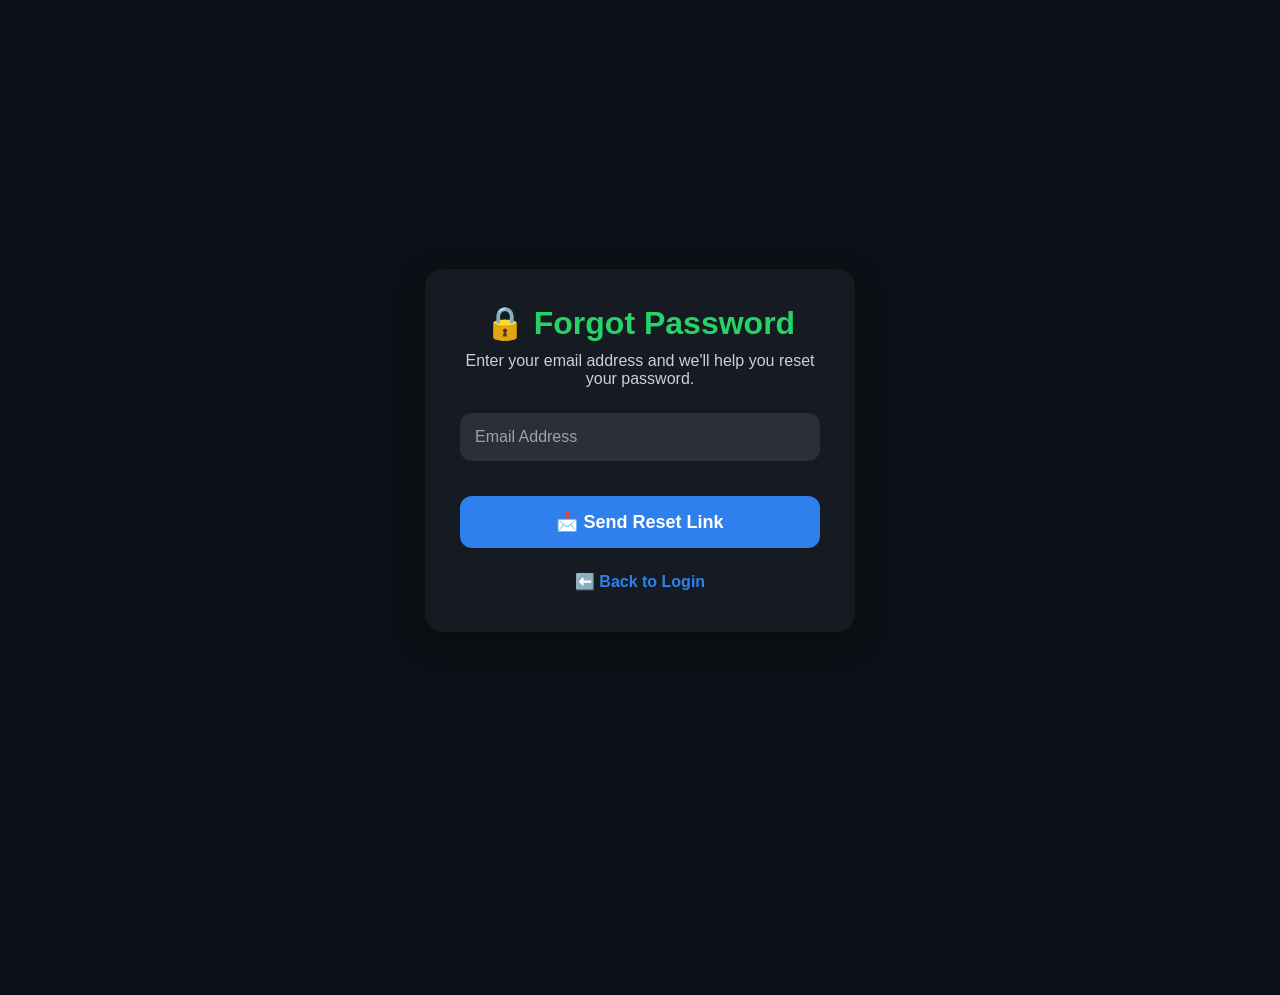
<file: forgot-password.html>
<!DOCTYPE html>
<html lang="en">
<head>
<meta charset="UTF-8">
<meta name="viewport" content="width=device-width, initial-scale=1.0">
<title>Forgot Password - RAXY SOCIAL</title>

<link rel="stylesheet" href="style.css">
</head>
<body>

<div class="login-container">

    <div class="login-box">

        <h1>🔒 Forgot Password</h1>

        <p>Enter your email address and we'll help you reset your password.</p>

        <form action="#" method="POST">

            <input
                type="email"
                name="email"
                placeholder="Email Address"
                required>

            <button type="submit">
                📩 Send Reset Link
            </button>

        </form>

        <br>

        <a href="login.html" class="back-home">
            ⬅️ Back to Login
        </a>

    </div>

</div>

</body>
</html>
</file>
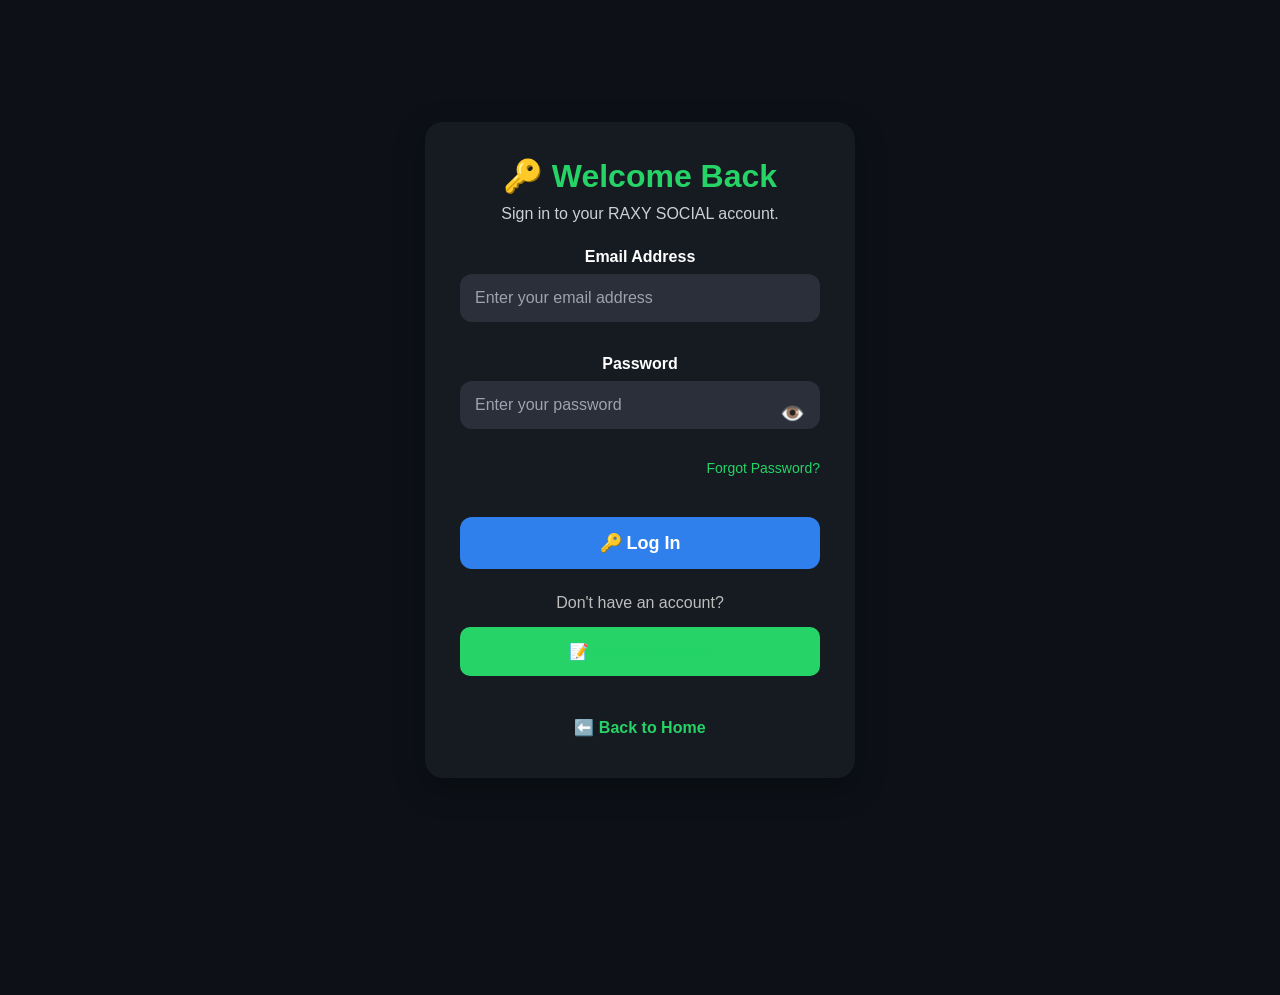
<file: login.html>
<!DOCTYPE html>
<html lang="en">

<head>
    <meta charset="UTF-8">
    <meta name="viewport" content="width=device-width, initial-scale=1.0">

    <title>Login - RAXY SOCIAL</title>

    <link rel="stylesheet" href="style.css">
</head>

<body>

<div class="login-container">

    <div class="login-box">

        <h1>🔑 Welcome Back</h1>

        <p>Sign in to your RAXY SOCIAL account.</p>

        <form onsubmit="return loginUser()">

            <label for="loginEmail">Email Address</label>

            <input
                type="email"
                id="loginEmail"
                name="email"
                placeholder="Enter your email address"
                autocomplete="email"
                required>

            <label for="password">Password</label>

            <div class="password-box">

                <input
                    type="password"
                    id="password"
                    name="password"
                    placeholder="Enter your password"
                    autocomplete="current-password"
                    required>

                <span
                    class="toggle-password"
                    onclick="togglePassword()">
                    👁️
                </span>

            </div>

            <div class="forgot-password">

                <a href="forgot-password.html">
                    Forgot Password?
                </a>

            </div>

            <button type="submit">
                🔑 Log In
            </button>

        </form>

        <div class="signup-link">

            <p>Don't have an account?</p>

            <a href="register.html" class="create-account">
                📝 Create Account
            </a>

            <br><br>

            <a href="index.html" class="back-home">
                ⬅️ Back to Home
            </a>

        </div>

    </div>

</div>

<script src="script.js"></script>

</body>
</html>
</file>
<file: style.css>
*{
    margin:0;
    padding:0;
    box-sizing:border-box;
    font-family:'Poppins',sans-serif;
}

body{
    background:#0d1117;
    color:#fff;
}

.top-bar{
    background:#25D366;
    color:#fff;
    display:flex;
    justify-content:space-between;
    align-items:center;
    padding:10px 8%;
    font-size:14px;
    flex-wrap:wrap;
}

.top-links span{
    margin-left:15px;
}

header{
    display:flex;
    justify-content:space-between;
    align-items:center;
    padding:20px 8%;
    background:#111827;
    position:sticky;
    top:0;
    z-index:1000;
}

.logo h1{
    color:#25D366;
    font-size:34px;
}

.logo p{
    letter-spacing:4px;
    color:#fff;
}

nav a{
    color:#fff;
    text-decoration:none;
    margin:0 12px;
    transition:.3s;
}

nav a:hover{
    color:#25D366;
}

.btn,
.hero-btn,
.buy{
    background:#25D366;
    color:#fff;
    text-decoration:none;
    padding:12px 22px;
    border-radius:8px;
    font-weight:600;
    display:inline-block;
    transition:.3s;
}

.btn:hover,
.hero-btn:hover,
.buy:hover{
    background:#1faa50;
}

.hero{
    display:grid;
    grid-template-columns:1fr 1fr;
    gap:40px;
    align-items:center;
    padding:70px 8%;
}

.hero h2{
    font-size:48px;
    line-height:1.2;
}

.hero h2 span{
    color:#25D366;
}

.hero p{
    margin:25px 0;
    color:#ccc;
    line-height:1.8;
}

.hero-image img{
    width:100%;
    border-radius:15px;
}

.products{
    padding:70px 8%;
}

.section-title{
    text-align:center;
    color:#25D366;
    margin-bottom:35px;
    font-size:30px;
}

.product-grid{
    display:grid;
    grid-template-columns:repeat(auto-fit,minmax(260px,1fr));
    gap:25px;
    margin-bottom:60px;
}

.card{
    background:#161b22;
    border-radius:15px;
    padding:25px;
    text-align:center;
    transition:.3s;
}

.card:hover{
    transform:translateY(-8px);
    box-shadow:0 10px 25px rgba(37,211,102,.3);
}

.country{
    font-size:42px;
    margin-bottom:15px;
}

.card h3{
    margin-bottom:10px;
}

.price{
    color:#25D366;
    font-size:26px;
    font-weight:bold;
    margin:15px 0;
}

.stock{
    color:#bbb;
    margin-bottom:20px;
}

.buy{
    display:inline-flex;
    align-items:center;
    justify-content:center;
    gap:8px;
    background:#25D366;
    color:#fff;
    text-decoration:none;
    font-weight:600;
    padding:12px 20px;
    border-radius:10px;
    transition:all .3s ease;
}

.buy:hover{
    background:#1faa50;
    transform:translateY(-3px);
    box-shadow:0 10px 25px rgba(37,211,102,.35);
}

@media(max-width:768px){
header{
    flex-direction:column;
    gap:15px;
}

.hero{
    grid-template-columns:1fr;
    text-align:center;
}

.hero h2{
    font-size:36px;
}

.top-bar{
    justify-content:center;
    gap:10px;
}

}.floating-whatsapp{
    position:fixed;
    bottom:20px;
    right:20px;
    width:60px;
    height:60px;
    background:#25D366;
    color:white;
    border-radius:50%;
    display:flex;
    justify-content:center;
    align-items:center;
    text-decoration:none;
    font-size:30px;
    box-shadow:0 5px 15px rgba(0,0,0,.3);
    z-index:9999;
    transition:0.3s;
}

.floating-whatsapp:hover{
    transform:scale(1.1);
    background:#1faa50;
}.search-box{
    margin-bottom:30px;
    text-align:center;
}

.search-box input{
    width:100%;
    max-width:500px;
    padding:15px 20px;
    border:none;
    border-radius:10px;
    background:#161b22;
    color:#fff;
    font-size:16px;
    outline:none;
    border:2px solid #25D366;
}

.search-box input::placeholder{
    color:#999;
}.filter-buttons{
    display:flex;
    justify-content:center;
    flex-wrap:wrap;
    gap:10px;
    margin-bottom:30px;
}

.filter-btn{
    padding:10px 20px;
    border:none;
    border-radius:30px;
    background:#161b22;
    color:#fff;
    cursor:pointer;
    transition:.3s;
    font-weight:600;
}

.filter-btn:hover,
.filter-btn.active{
    background:#25D366;
    color:#fff;
}
/* Browse Products Dropdown */

.browse-products{
    width:280px;
    padding:14px 18px;
    background:#25D366;
    color:#fff;
    border:none;
    border-radius:10px;
    font-size:16px;
    font-weight:600;
    cursor:pointer;
    outline:none;
    margin-top:20px;
    transition:.3s;
}

.browse-products:hover{
    background:#1faa50;
}

.browse-products option{
    background:#161b22;
    color:#fff;
}
.browse-products option{
    background:#161b22;
    color:#fff;
}

/* Footer */

.footer{
    background:#111;
    color:#fff;
    text-align:center;
    padding:40px 20px;
    margin-top:60px;
    border-top:2px solid gold;
}

.footer h2{
    color:gold;
    margin-bottom:15px;
}

.footer h3{
    color:gold;
    margin:25px 0 15px;
}

.footer p{
    margin:8px 0;
    color:#ddd;
}

.footer a{
    color:#fff;
    text-decoration:none;
    font-weight:600;
    margin:0 8px;
}

.footer a:hover{
    color:gold;
}

.copyright{
    margin-top:25px;
    color:#999;
    font-size:14px;
}

.copyright{
    margin-top:25px;
    color:#999;
    font-size:14px;
}

    ...
}

/* Dark / Light Mode */
.theme-toggle{
    position:fixed;
    top:20px;
    right:20px;
    padding:10px 15px;
    background:#25D366;
    color:#fff;
    border:none;
    border-radius:30px;
    cursor:pointer;
    z-index:9999;
    font-weight:bold;
}

body.light-mode{
    background:#f5f5f5;
    color:#111;
}

body.light-mode .card{
    background:#fff;
    color:#111;
}

body.light-mode header,
body.light-mode .top-bar,
body.light-mode .footer{
    background:#fff;
    color:#111;
}

body.light-mode a{
    color:#111;
}
body.light-mode a{
    color:#111;
}

body.light-mode .hero{
    background:#f5f5f5;
}

body.light-mode .hero p{
    color:#555;
}

body.light-mode .section-title{
    color:#25D366;
}

body.light-mode .buy{
    color:#fff;
}

body.light-mode .browse-products{
    color:#fff;
}
body.light-mode .hero p{
    color:#555 !important;
}

body.light-mode .stock{
    color:#666 !important;
}

body.light-mode .price{
    color:#25D366 !important;
}

body.light-mode .card{
    box-shadow:0 8px 20px rgba(0,0,0,.08);
}
/* ===========================
   Hover Animations
=========================== */

.card{
    transition: all 0.35s ease;
}

.card:hover{
    transform: translateY(-10px);
    box-shadow: 0 20px 40px rgba(0,0,0,.25);
}

.buy,
.btn,
.browse-products{
    transition: all .3s ease;
}

.buy:hover,
.btn:hover,
.browse-products:hover{
    transform: scale(1.05);
    box-shadow: 0 10px 25px rgba(37,211,102,.4);
}

img{
    transition: transform .4s ease;
}

.card:hover img{
    transform: scale(1.08);
}
/* ===========================
   Premium Section Titles
=========================== */

.section-title{
    display:flex;
    align-items:center;
    justify-content:center;
    gap:18px;
    width:100%;
    margin:60px auto 40px;
    text-align:center;

    color:#25D366;
    font-size:38px;
    font-weight:800;
    line-height:1.2;
}

.section-title::before,
.section-title::after{
    content:"";
    flex:1;
    height:2px;
    max-width:220px;
    background:#25D366;
    opacity:.7;
}

/* Mobile */

@media (max-width:768px){

.section-title{
    font-size:26px;
    gap:12px;
    margin:45px 0 30px;
}

.section-title::before,
.section-title::after{
    max-width:90px;
}

}
/* ===========================
   RAXY SOCIAL Bottom Navigation
=========================== */

.bottom-nav{
    position:fixed;
    left:0;
    right:0;
    bottom:0;
    width:100%;
    height:75px;
    padding-bottom:env(safe-area-inset-bottom);
    background:#111111;
    display:flex;
    justify-content:space-around;
    align-items:center;
    border-top:1px solid rgba(255,215,0,.25);
    box-shadow:0 -8px 25px rgba(0,0,0,.5);
    z-index:9999;
}

.nav-item{
    display:flex;
    flex-direction:column;
    align-items:center;
    justify-content:center;
    text-decoration:none;
    color:#bfbfbf;
    font-size:11px;
    font-weight:500;
    width:20%;
    transition:all .3s ease;
}

.nav-item i{
    font-size:22px;
    margin-bottom:4px;
}

.nav-item:hover,
.nav-item:active{
    color:#FFD700;
    transform:translateY(-3px);
}

.nav-item span{
    font-size:11px;
}

body{
    padding-bottom:95px;
padding-bottom:calc(95px + env(safe-area-inset-bottom));
    scroll-behavior:smooth;
}

/* Mobile Only */
@media (min-width:900px){
    .bottom-nav{
        display:none;
    }
}
/* ============================
   Welcome Popup
============================ */

.popup-overlay{
    position:fixed;
    top:0;
    left:0;
    width:100%;
    height:100%;
    background:rgba(0,0,0,.75);
    display:none;
    justify-content:center;
    align-items:center;
    z-index:99999;
    padding:20px;
}

.popup-box{
    width:100%;
    max-width:420px;
    background:#161b22;
    border:2px solid #FFD700;
    border-radius:18px;
    padding:25px;
    text-align:center;
    animation:popupShow .35s ease;
    box-shadow:0 20px 60px rgba(0,0,0,.6);
}

@keyframes popupShow{
    from{
        opacity:0;
        transform:scale(.85);
    }
    to{
        opacity:1;
        transform:scale(1);
    }
}

.popup-box h2{
    color:#FFD700;
    margin-bottom:15px;
    font-size:28px;
}

.popup-text{
    color:#ddd;
    line-height:1.6;
    margin-bottom:20px;
}

.popup-notice{
    background:#0f1319;
    border-radius:12px;
    padding:15px;
    margin-bottom:20px;
}

.popup-notice p{
    color:#fff;
    margin:8px 0;
    font-size:15px;
}

.popup-buttons{
    display:flex;
    flex-direction:column;
    gap:12px;
}

.popup-btn{
    display:block;
    text-decoration:none;
    padding:14px;
    border-radius:10px;
    font-weight:700;
    transition:.3s;
}

.browse-btn{
    background:#25D366;
    color:#fff;
}

.community-btn{
    background:#FFD700;
    color:#111;
}

.close-btn{
    background:#e53935;
    color:#fff;
    border:none;
    cursor:pointer;
}

.popup-btn:hover{
    transform:translateY(-2px);
}
/* ===== LOGIN PAGE ===== */

.login-container{
    min-height:100vh;
    display:flex;
    justify-content:center;
    align-items:center;
    background:#0d1117;
    padding:20px;
}

.login-box{
    width:100%;
    max-width:420px;
    background:#161b22;
    border-radius:15px;
    padding:35px;
    text-align:center;
    box-shadow:0 10px 30px rgba(0,0,0,.4);
}

.login-box h1{
    color:#25D366;
    margin-bottom:10px;
}

.login-box p{
    color:#ccc;
    margin-bottom:25px;
}

.login-box input{
    width:100%;
    padding:15px;
    margin-bottom:15px;
    border:none;
    border-radius:10px;
    background:#21262d;
    color:#fff;
    font-size:16px;
    box-sizing:border-box;
}

.login-box input:focus{
    outline:2px solid #25D366;
}

.login-box button{
    width:100%;
    padding:15px;
    border:none;
    border-radius:10px;
    background:#25D366;
    color:#fff;
    font-size:18px;
    font-weight:bold;
    cursor:pointer;
}

.login-box button:hover{
    background:#1fa855;
}

.signup-link{
    margin-top:20px;
}

.signup-link a{
    color:#25D366;
    text-decoration:none;
    font-weight:bold;
}

.signup-link a:hover{
    text-decoration:underline;
}
/* ===== PASSWORD BOX ===== */

.password-box{
    position:relative;
    margin-bottom:15px;
}

.password-box input{
    width:100%;
    padding:15px;
    padding-right:50px;
    border:none;
    border-radius:10px;
    background:#21262d;
    color:#fff;
    font-size:16px;
    box-sizing:border-box;
}

.toggle-password{
    position:absolute;
    right:15px;
    top:50%;
    transform:translateY(-50%);
    cursor:pointer;
    font-size:20px;
    user-select:none;
}

/* ===== FORGOT PASSWORD ===== */

.forgot-password{
    text-align:right;
    margin-bottom:20px;
}

.forgot-password a{
    color:#25D366;
    text-decoration:none;
    font-size:14px;
}

.forgot-password a:hover{
    text-decoration:underline;
}

/* ===== CREATE ACCOUNT BUTTON ===== */

.create-account{
    display:block;
    width:100%;
    margin-top:15px;
    padding:15px;
    background:#25D366;
    color:#fff;
    text-align:center;
    border-radius:10px;
    text-decoration:none;
    font-weight:bold;
}

/* ===== BACK TO HOME BUTTON ===== */

.back-home{
    display:block;
    text-align:center;
    color:#25D366;
    text-decoration:none;
    margin-top:20px;
    font-weight:bold;
}
/* ===========================
   RAXY SOCIAL REGISTER PAGE
=========================== */

.login-container{
    min-height:100vh;
    display:flex;
    justify-content:center;
    align-items:center;
    padding:30px 15px;
    background:#0d1117;
}

.login-box{
    width:100%;
    max-width:430px;
    background:#161b22;
    padding:35px;
    border-radius:18px;
    box-shadow:0 10px 30px rgba(0,0,0,.35);
}

.login-box h1{
    color:#25D366;
    text-align:center;
    margin-bottom:10px;
    font-size:32px;
}

.login-box p{
    color:#c9d1d9;
    text-align:center;
    margin-bottom:25px;
}

.login-box label{
    display:block;
    color:#ffffff;
    font-weight:600;
    margin:18px 0 8px;
}

.login-box input{
    width:100%;
    padding:15px;
    border:none;
    border-radius:12px;
    background:#21262d;
    color:#ffffff;
    font-size:16px;
    box-sizing:border-box;
}

.login-box input::placeholder{
    color:#9ca3af;
}

.password-box{
    position:relative;
}

.password-box input{
    padding-right:55px;
}

.toggle-password{
    position:absolute;
    right:18px;
    top:50%;
    transform:translateY(-50%);
    cursor:pointer;
    font-size:20px;
}

.terms{
    display:flex;
    align-items:center;
    gap:10px;
    margin:20px 0;
    color:#c9d1d9;
    font-size:14px;
}

.terms input{
    width:auto;
}

.terms a{
    color:#25D366;
    text-decoration:none;
}

.login-box button{
    width:100%;
    padding:16px;
    border:none;
    border-radius:12px;
    background:#25D366;
    color:#fff;
    font-size:18px;
    font-weight:bold;
    cursor:pointer;
    transition:.3s;
}

.login-box button:hover{
    background:#1ea952;
}

.signup-link{
    text-align:center;
    margin-top:25px;
}

.back-home{
    display:inline-block;
    color:#25D366;
    text-decoration:none;
    font-weight:bold;
    margin-top:10px;
}

.back-home:hover{
    text-decoration:underline;
}
/* Register Button */

.login-box button{
    width:100%;
    padding:15px;
    border:none;
    border-radius:12px;
    background:#2f80ed;
    color:#fff;
    font-size:18px;
    font-weight:600;
    cursor:pointer;
    transition:.3s;
    margin-top:20px;
}

.login-box button:hover{
    background:#1565c0;
    transform:translateY(-2px);
}
/* Register & Login Inputs */

.login-box label{
    display:block;
    margin-top:18px;
    margin-bottom:8px;
    font-weight:600;
    color:#ffffff;
}

.login-box input{
    width:100%;
    padding:15px;
    border:none;
    border-radius:12px;
    background:#2a2f3a;
    color:#ffffff;
    font-size:16px;
    outline:none;
    box-sizing:border-box;
}

.login-box input::placeholder{
    color:#9ca3af;
}

.password-box{
    position:relative;
}

.toggle-password{
    position:absolute;
    right:15px;
    top:50%;
    transform:translateY(-50%);
    cursor:pointer;
    font-size:20px;
}
/* Register Links */

.signup-link{
    text-align:center;
    margin-top:25px;
}

.signup-link p{
    color:#bdbdbd;
    margin-bottom:12px;
}

.back-home{
    display:inline-block;
    text-decoration:none;
    color:#2f80ed;
    font-weight:600;
    margin:6px 0;
    transition:.3s;
}

.back-home:hover{
    color:#56ccf2;
}
.google-btn{
    width:100%;
    display:flex;
    align-items:center;
    justify-content:center;
    gap:12px;
    background:#ffffff;
    color:#222;
    border:none;
    border-radius:10px;
    padding:15px;
    font-size:17px;
    font-weight:600;
    cursor:pointer;
    transition:.3s;
}

.google-btn:hover{
    background:#f1f1f1;
    transform:translateY(-2px);
}

.google-btn img{
    width:22px;
    height:22px;
}
</file>
